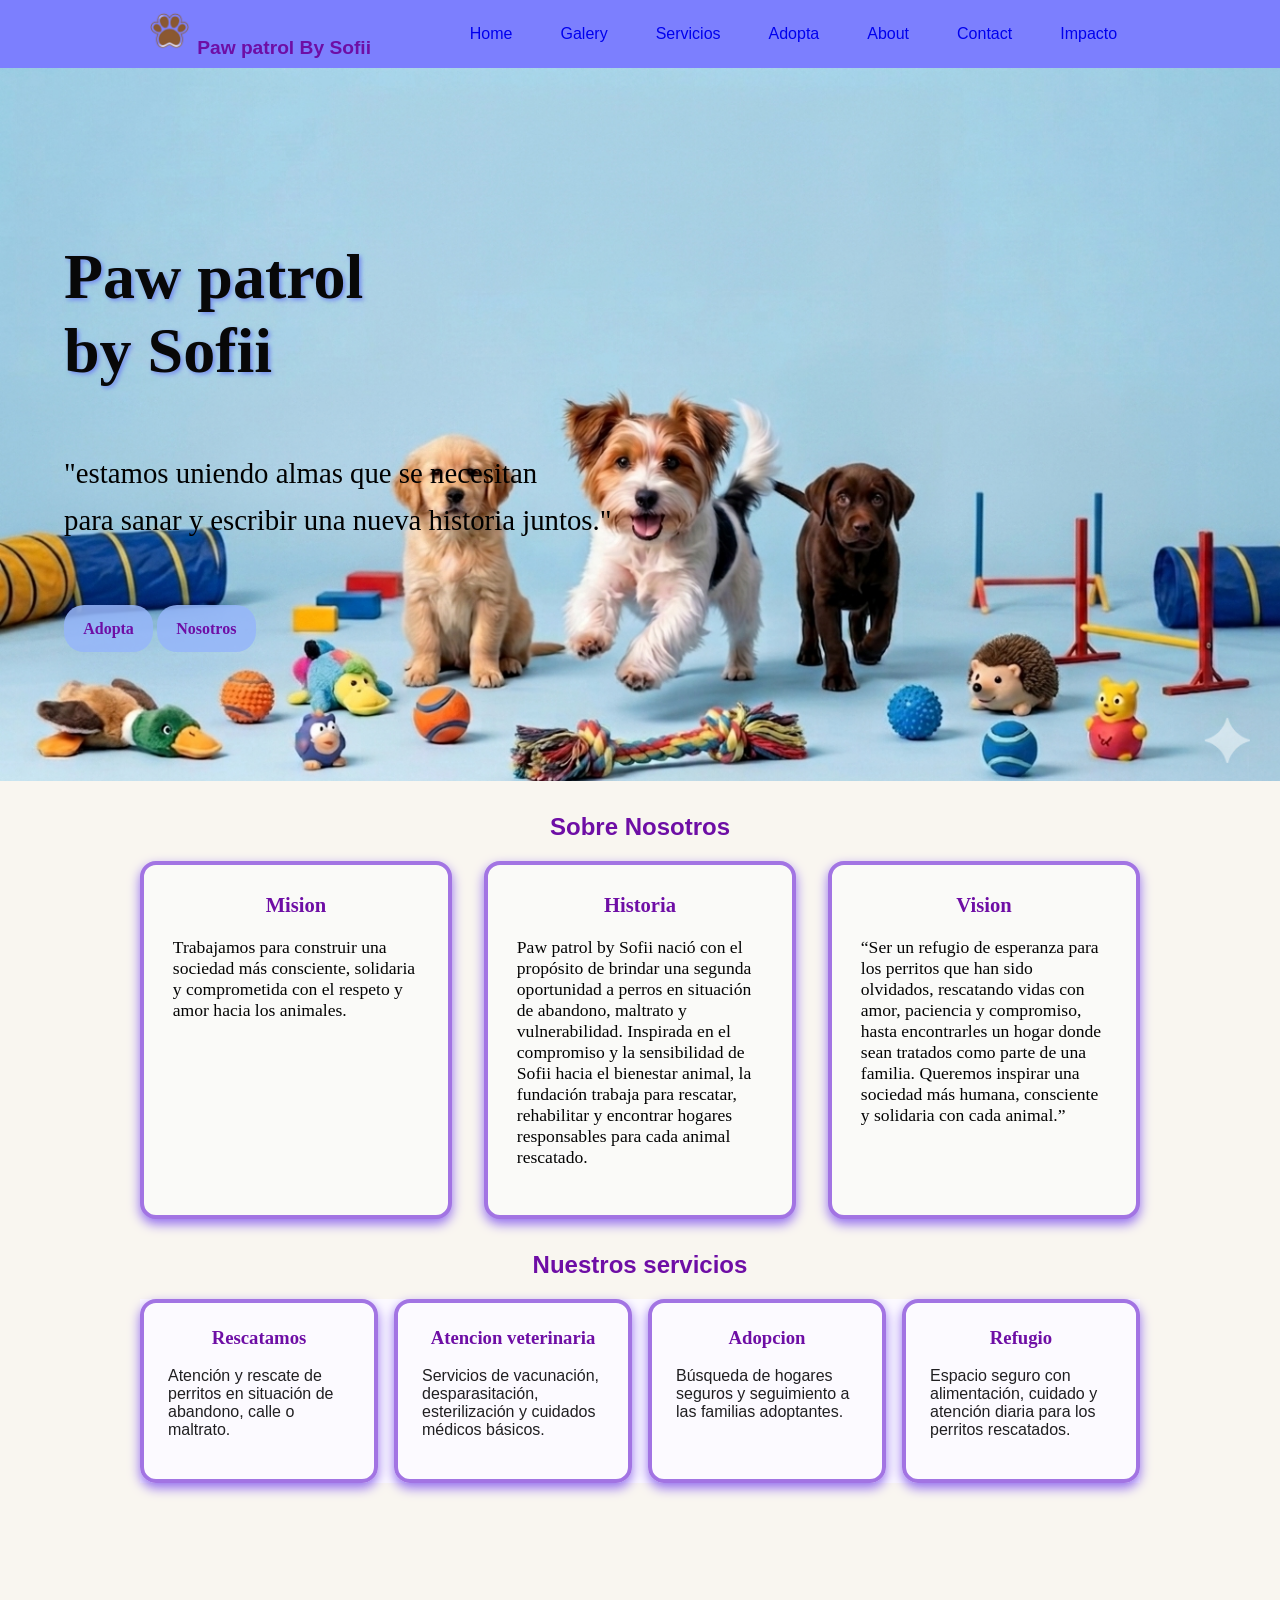
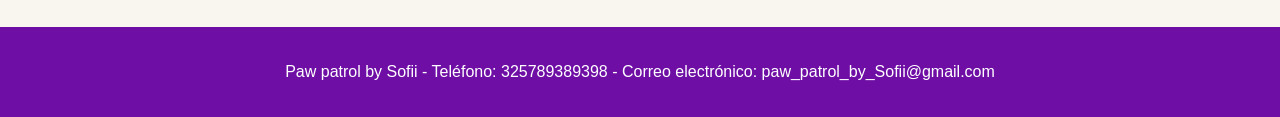
<file: index.html>
<!DOCTYPE html>
<html lang="es">

<head>
    <meta charset="UTF-8">
    <meta name="viewport" content="width=device-width, initial-scale=1.0">
    <title>Paw patrol By Sofii</title>
    <link rel="stylesheet" href="style (1).css">
</head>

<body>

    <nav class="menu-principal">
        <a class="logo" href="#">
            <img src="images/huellaaa.png" class="huella" alt="Huella"> Paw patrol By Sofii
        </a>
        <div class="menu-links">
            <a href="index.html">Home</a>
            <a href="index_galery.html">Galery</a>
            <a href="index.html#servicios">Servicios</a>
            <a href="index_Adopta.html">Adopta</a>
            <a href="index.html#nosotros">About</a>
            <a href="index_formulario.html#contactos">Contact</a>
            <a href="impacto-dog.html#impacto"> Impacto</a>
        </div>
    </nav>

    <header class="power">
        <div class="perritos-fondo">
            <img src="images/jobe.png" class="perrito-img">
            <img src="images/soo.png" class="perrito-img">
            <img src="images/bellig.png" class="perrito-img">
        </div>

        <div class="power-content">
            <h1>Paw patrol 
                <br> by Sofii</h1>
            </br>
            <p>
                "estamos uniendo almas que se necesitan
                <br> para sanar y escribir una nueva historia juntos."
            </p>
            <br>
            <a class="button" href="index_Adopta.html">Adopta</a>
            <a class="button" href="index (1).html#nosotros">Nosotros</a>
        </div>
    </header>

    <section id="nosotros" class="section container">
        <h2>Sobre Nosotros</h2>
        <div class="cards">
            <article class="card">
                <h3>Mision</h3>
                <p>Trabajamos para construir una sociedad más consciente, solidaria y comprometida con el respeto y amor
                    hacia los animales.</p>
            </article>
            <article class="card">
                <h3>Historia</h3>
                <p>Paw patrol  by Sofii nació con el propósito de brindar una segunda oportunidad a perros en
                    situación de abandono, maltrato y vulnerabilidad. Inspirada en el compromiso y la sensibilidad de
                    Sofii hacia el bienestar animal, la fundación trabaja para rescatar, rehabilitar y encontrar hogares
                    responsables para cada animal rescatado.</p>
            </article>
            <article class="card">
                <h3>Vision</h3>
                <p>“Ser un refugio de esperanza para los perritos que han sido olvidados, rescatando vidas con amor,
                    paciencia y compromiso, hasta encontrarles un hogar donde sean tratados como parte de una familia.
                    Queremos inspirar una sociedad más humana, consciente y solidaria con cada animal.”</p>
            </article>
        </div>
    </section>
    <section id="servicios" class="section container">
        <h2>Nuestros servicios</h2>
        <div class="cardd">
            <article class="card1">
                <h3>Rescatamos</h3>
                <p>Atención y rescate de perritos en situación de abandono, calle o maltrato.</p>
            </article>
            <article class="card1">
                <h3>Atencion veterinaria</h3>
                <p>Servicios de vacunación, desparasitación, esterilización y cuidados médicos básicos.</p>
            </article>
            <article class="card1">
                <h3>Adopcion</h3>
                <p>Búsqueda de hogares seguros y seguimiento a las familias adoptantes.</p>
            </article>
            <article class="card1">
                <h3>Refugio</h3>
                <p>Espacio seguro con alimentación, cuidado y atención diaria para los perritos rescatados.</p>
            </article>
        </div>
    </section>
    <footer id="contactos" class="footer">
        <p>Paw patrol by Sofii - Teléfono: 325789389398 - Correo electrónico: paw_patrol_by_Sofii@gmail.com</p>
    </footer>

</body>

</html>
</file>
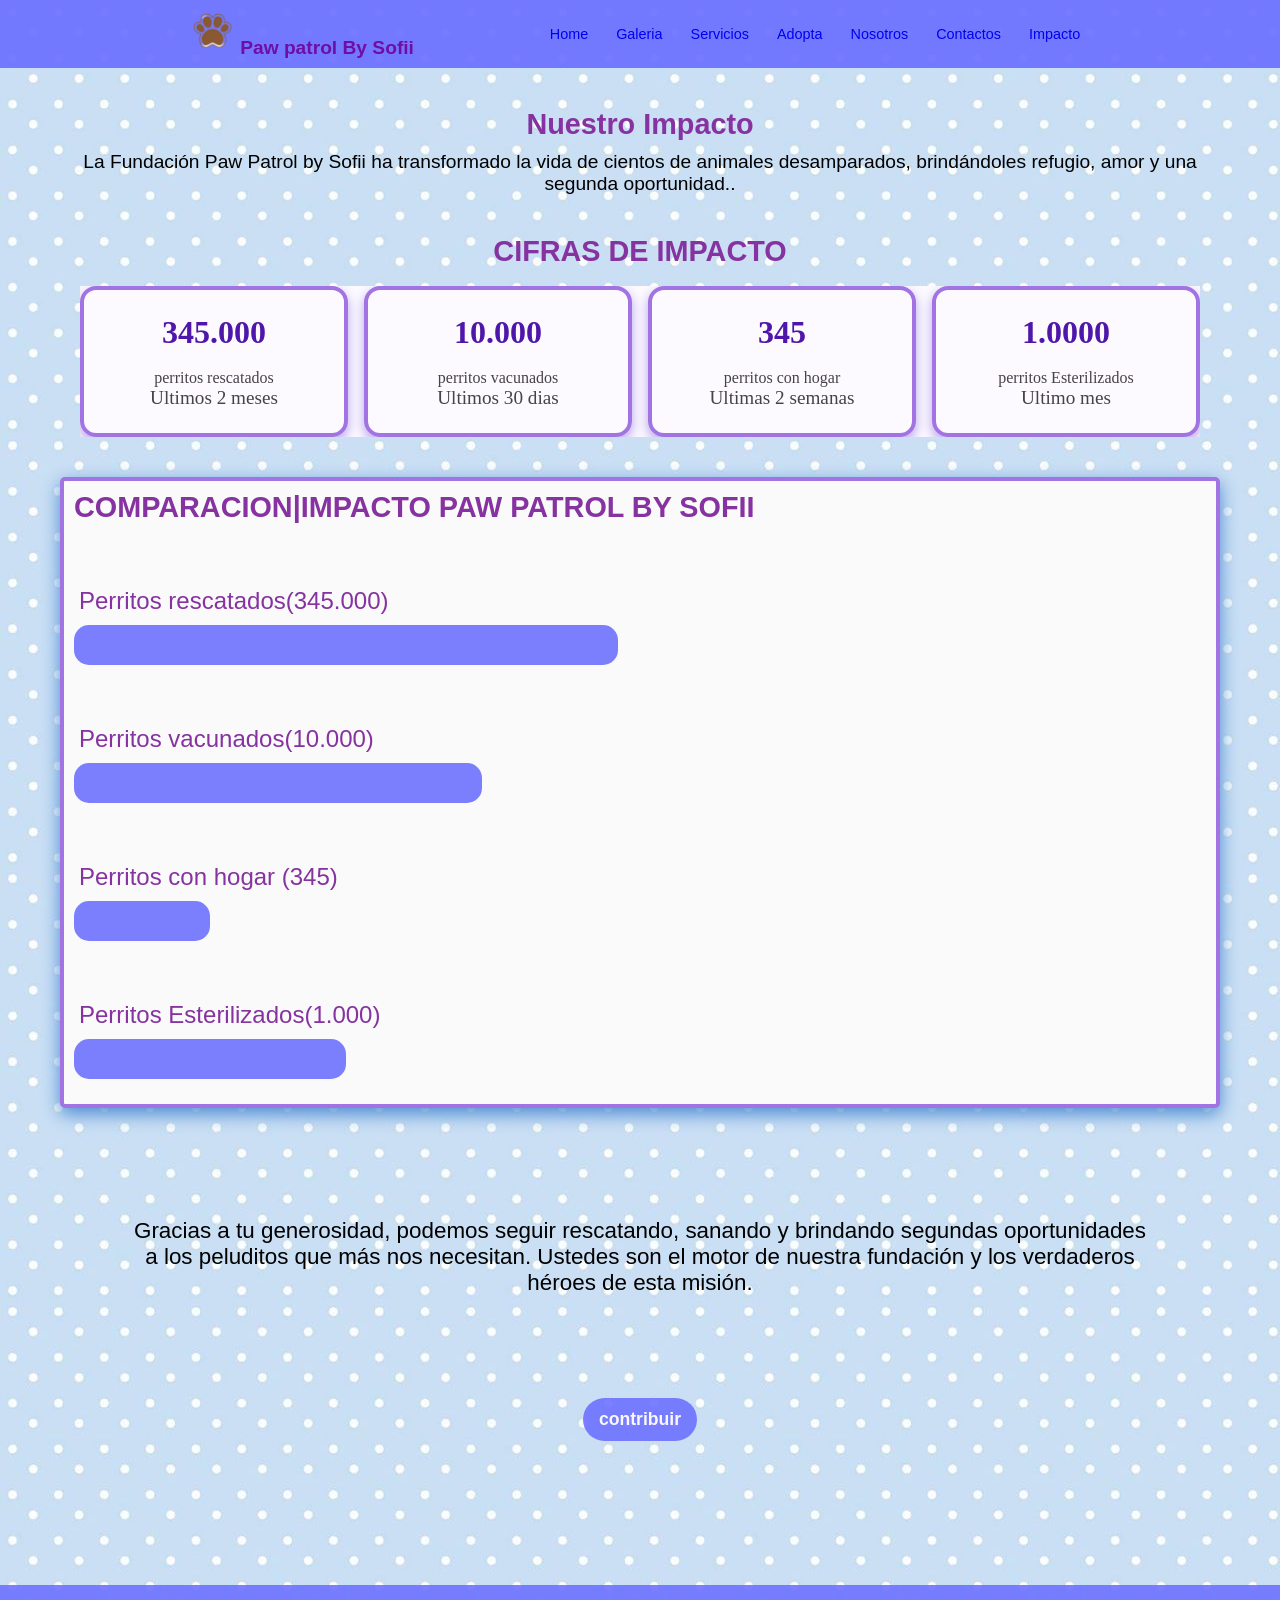
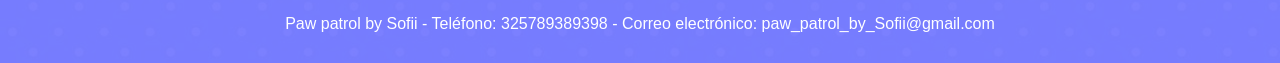
<file: impacto-dog.html>
<!DOCTYPE html>
<html lang="en">

<head>
    <meta charset="UTF-8">
    <meta name="viewport" content="width=device-width, initial-scale=1.0">
    <title>Impacto paw patrol by sofii</title>
    <link rel="stylesheet" href="impacto_dog.css">
</head>

<body>

    <nav class="menu-principal">
        <a class="logo" href="index (1).html">
            <img src="images/huellaaa.png" class="huella" alt="Huella"> Paw patrol By Sofii
        </a>
        <div class="menu-links">
            <a href="index.html">Home</a>
            <a href="index_galery.html#galeria">Galeria</a>
            <a href="index.html#servicios">Servicios</a>
            <a href="index_Adopta.html">Adopta</a>
            <a href="index.html#nosotros">Nosotros</a>
            <a href="index_formulario.html#contactos">Contactos</a>
            <a href="impacto-dog.html#impacto"> Impacto</a>
        </div>
    </nav>

    <main class="container">
        <h1 class="impacto">Nuestro Impacto</h1>
        <p class="descripcion">
            La Fundación Paw Patrol by Sofii ha transformado la vida de cientos de animales desamparados, brindándoles
            refugio, amor y una segunda oportunidad..
        </p>
        <section id="servicios" class="section container">
            <h2> CIFRAS DE IMPACTO </h2>
            <div class="cardd">
                <article class="card1">
                    <h2> 345.000 </h2>
                    <p> perritos rescatados</p>
                    <p class="tiempo"> Ultimos 2 meses </p>
                </article>
                <article class="card1">
                    <h2>10.000</h2>
                    <p>perritos vacunados</p>
                    <p class="tiempo"> Ultimos 30 dias </p>
                </article>
                <article class="card1">
                    <h2>345</h2>
                    <p> perritos con hogar</p>
                    <p class="tiempo"> Ultimas 2 semanas </p>
                </article>
                <article class="card1">
                    <h2>1.0000</h2>
                    <p>perritos Esterilizados</p>
                    <p class="tiempo"> Ultimo mes </p>
                </article>
            </div>
        </section>
        <div class="metricas">
            <h2> COMPARACION|IMPACTO PAW PATROL BY SOFII</h2>
            <div class="doggi1">
                <span class="texo1">Perritos rescatados(345.000) </span>
                <div class="barra rescate"></div>
            </div>

            <div class="doggi1">
                <span class="texo1">Perritos vacunados(10.000) </span>
                <div class="barra vacunados"></div>
            </div>
            <div class="doggi1">
                <span class="texo1">Perritos con hogar (345)</span>
                <div class="barra hogar"></div>

            </div>

            <div class="doggi1">
                <span class="texo1">Perritos Esterilizados(1.000) </span>
                <div class="barra Esterilizados"></div>

            </div>

        </div>
        <div class="justificacion">
            <p> Gracias a tu generosidad, podemos seguir rescatando, sanando y brindando segundas oportunidades a los
                peluditos que más nos necesitan. Ustedes son el motor de nuestra fundación y los verdaderos héroes de
                esta misión.
            </p>
            <a class="button" href="#"> contribuir</a>
        </div>
    </main>
        <footer id="contactos" class="footer">
            <p>Paw patrol by Sofii - Teléfono: 325789389398 - Correo electrónico: paw_patrol_by_Sofii@gmail.com</p>
        </footer>
</body>

</html>
</file>
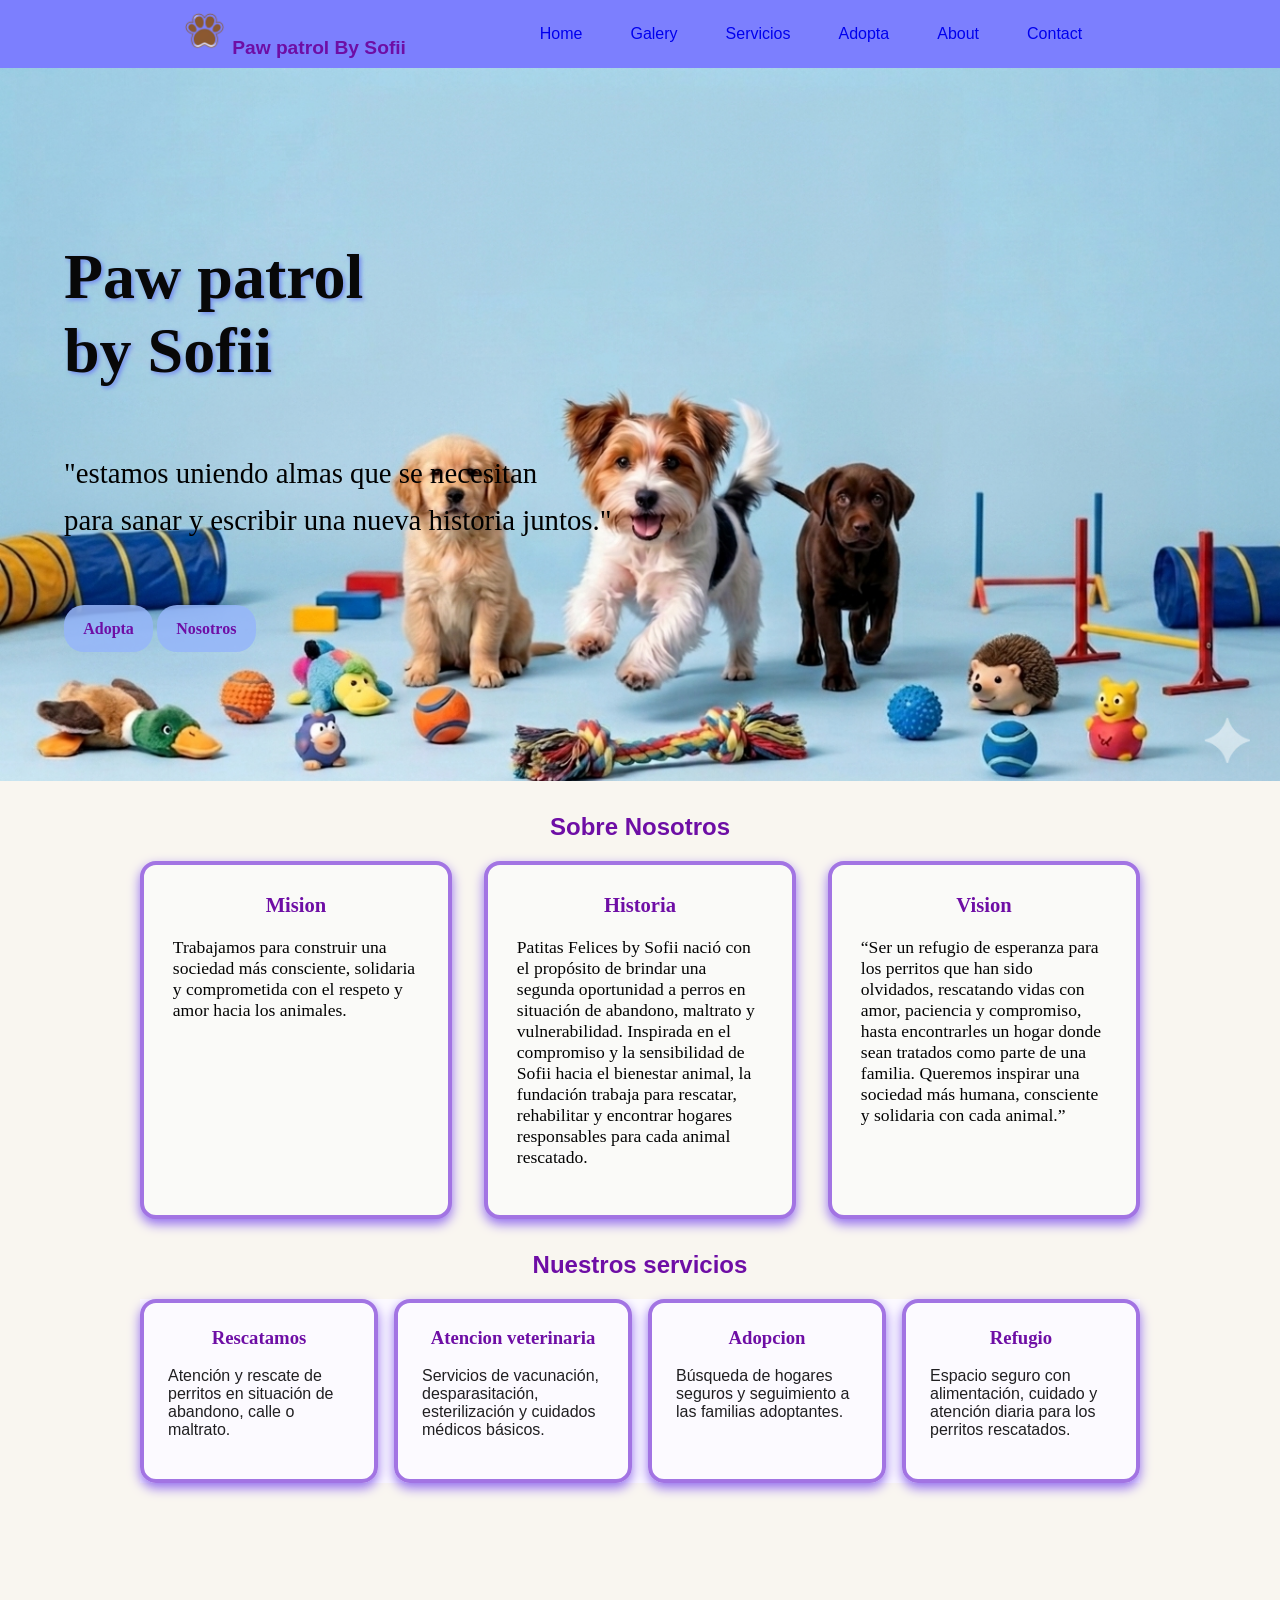
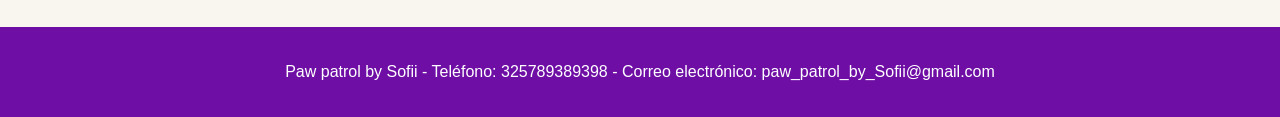
<file: index (1).html>
<!DOCTYPE html>
<html lang="es">

<head>
    <meta charset="UTF-8">
    <meta name="viewport" content="width=device-width, initial-scale=1.0">
    <title>Paw patrol By Sofii</title>
    <link rel="stylesheet" href="style (1).css">
</head>

<body>

    <nav class="menu-principal">
        <a class="logo" href="#">
            <img src="images/huellaaa.png" class="huella" alt="Huella"> Paw patrol By Sofii
        </a>
        <div class="menu-links">
            <a href="index (1).html">Home</a>
            <a href="index_galery.html">Galery</a>
            <a href="index (1).html#servicios">Servicios</a>
            <a href="index_Adopta.html">Adopta</a>
            <a href="index (1).html#nosotros">About</a>
            <a href="index_formulario.html#contactos">Contact</a>
        </div>
    </nav>

    <header class="power">
        <div class="perritos-fondo">
            <img src="images/jobe.png" class="perrito-img">
            <img src="images/soo.png" class="perrito-img">
            <img src="images/bellig.png" class="perrito-img">
        </div>

        <div class="power-content">
            <h1>Paw patrol 
                <br> by Sofii</h1>
            </br>
            <p>
                "estamos uniendo almas que se necesitan
                <br> para sanar y escribir una nueva historia juntos."
            </p>
            <br>
            <a class="button" href="index_Adopta.html">Adopta</a>
            <a class="button" href="index (1).html#nosotros">Nosotros</a>
        </div>
    </header>

    <section id="nosotros" class="section container">
        <h2>Sobre Nosotros</h2>
        <div class="cards">
            <article class="card">
                <h3>Mision</h3>
                <p>Trabajamos para construir una sociedad más consciente, solidaria y comprometida con el respeto y amor
                    hacia los animales.</p>
            </article>
            <article class="card">
                <h3>Historia</h3>
                <p>Patitas Felices by Sofii nació con el propósito de brindar una segunda oportunidad a perros en
                    situación de abandono, maltrato y vulnerabilidad. Inspirada en el compromiso y la sensibilidad de
                    Sofii hacia el bienestar animal, la fundación trabaja para rescatar, rehabilitar y encontrar hogares
                    responsables para cada animal rescatado.</p>
            </article>
            <article class="card">
                <h3>Vision</h3>
                <p>“Ser un refugio de esperanza para los perritos que han sido olvidados, rescatando vidas con amor,
                    paciencia y compromiso, hasta encontrarles un hogar donde sean tratados como parte de una familia.
                    Queremos inspirar una sociedad más humana, consciente y solidaria con cada animal.”</p>
            </article>
        </div>
    </section>
    <section id="servicios" class="section container">
        <h2>Nuestros servicios</h2>
        <div class="cardd">
            <article class="card1">
                <h3>Rescatamos</h3>
                <p>Atención y rescate de perritos en situación de abandono, calle o maltrato.</p>
            </article>
            <article class="card1">
                <h3>Atencion veterinaria</h3>
                <p>Servicios de vacunación, desparasitación, esterilización y cuidados médicos básicos.</p>
            </article>
            <article class="card1">
                <h3>Adopcion</h3>
                <p>Búsqueda de hogares seguros y seguimiento a las familias adoptantes.</p>
            </article>
            <article class="card1">
                <h3>Refugio</h3>
                <p>Espacio seguro con alimentación, cuidado y atención diaria para los perritos rescatados.</p>
            </article>
        </div>
    </section>

    <footer id="contactos" class="footer">
        <p>Paw patrol by Sofii - Teléfono: 325789389398 - Correo electrónico: paw_patrol_by_Sofii@gmail.com</p>
    </footer>

</body>

</html>
</file>
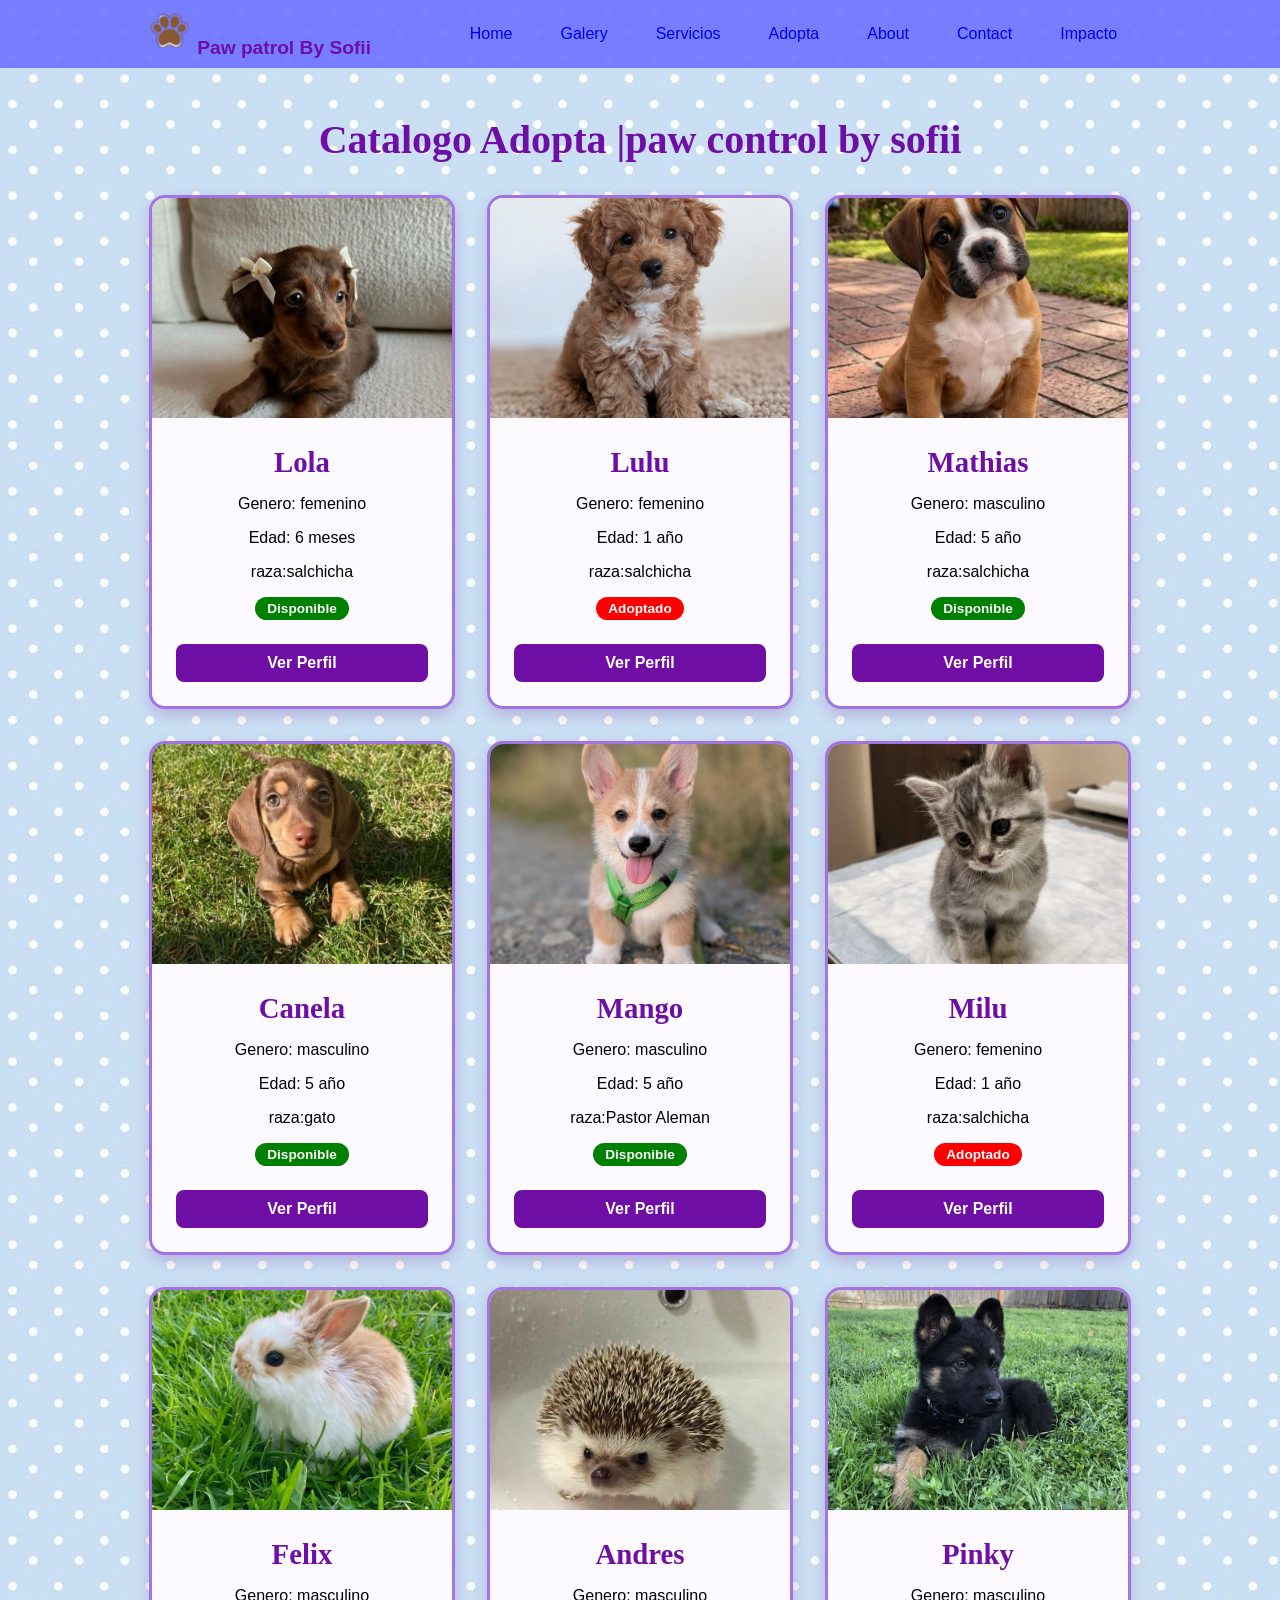
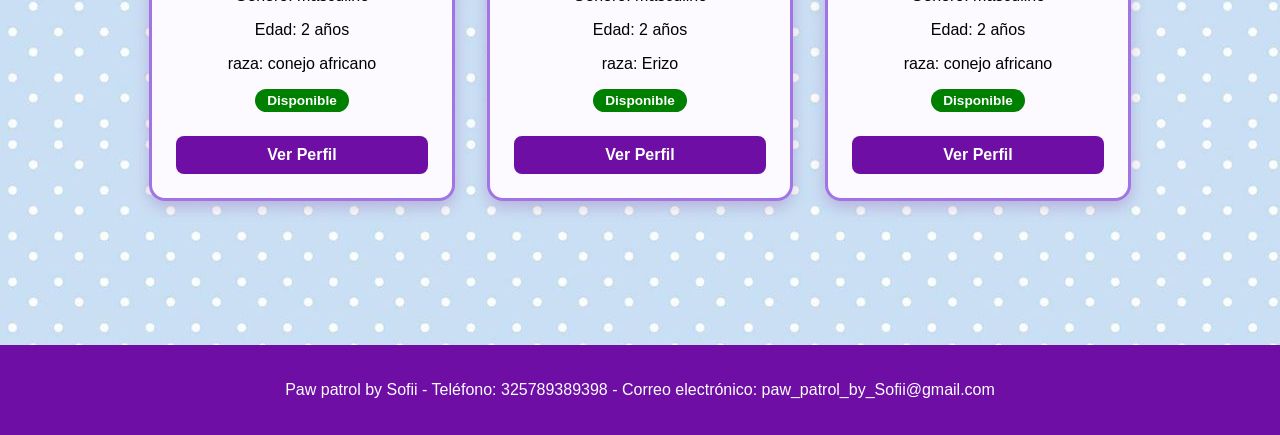
<file: index_Adopta.html>
<!DOCTYPE html>
<html lang="en">

<head>
    <meta charset="UTF-8">
    <meta name="viewport" content="width=device-width, initial-scale=1.0">
    <title> ADOPTA</title>
    <link rel="stylesheet" href="style_adopta.css">
</head>

<body>
    <nav class="menu-principal">
        <a class="logo" href="#">
            <img src="images/huellaaa.png" class="huella" alt="Huella"> Paw patrol By Sofii
        </a>
        <div class="menu-links">
            <a href="index.html">Home</a>
            <a href="index_galery.html">Galery</a>
            <a href="index.html">Servicios</a>
            <a href="index_Adopta.html">Adopta</a>
            <a href="index.html">About</a>
            <a href="index_formulario.html#contactos">Contact</a>
            <a href="impacto-dog.html#impacto"> Impacto</a>
        </div>
    </nav>
    <section>
        <h2 class="titulo"> Catalogo Adopta |paw control by sofii</h2>
        <div class="adopta">

            <div class="card-animal">
                <img src="images/pop.jpeg">
                <div class="informacion">
                    <h3 class="nombre">lola</h3>
                    <p class="genero"> Genero: femenino </p>
                    <p class="Edad"> Edad: 6 meses</p>
                    <p class="raza"> raza:salchicha</p>
                    <span class="estado-perrito" data-estado="disponible">Disponible</span>
                    <a href="perfil_lola.html" class="perfil">Ver Perfil</a>
                </div>
            </div>
            <div class="card-animal">
                <img src="images/lup.jpeg">
                <div class="informacion">
                    <h3 class="nombre">lulu</h3>
                    <p class="genero"> Genero: femenino </p>
                    <p class="Edad"> Edad: 1 año</p>
                    <p class="raza"> raza:salchicha</p>
                    <span class="estado-perrito" data-estado="adoptado"> Adoptado</span>
                    <a href="#" class="perfil">Ver Perfil</a>
                </div>
            </div>
            <div class="card-animal">
                <img src="images/jo.jpeg">
                <div class="informacion">
                    <h3 class="nombre">Mathias</h3>
                    <p class="genero"> Genero: masculino </p>
                    <p class="Edad"> Edad: 5 año</p>
                    <p class="raza"> raza:salchicha</p>
                    <span class="estado-perrito" data-estado="disponible"> Disponible</span>
                    <a href="#" class="perfil">Ver Perfil</a>
                </div>
            </div>
            <div class="card-animal">
                <img src="images/hu.jpeg">
                <div class="informacion">
                    <h3 class="nombre">canela</h3>
                    <p class="genero"> Genero: masculino </p>
                    <p class="Edad"> Edad: 5 año</p>
                    <p class="raza"> raza:gato</p>
                    <span class="estado-perrito" data-estado="disponible"> Disponible</span>
                    <a href="#" class="perfil">Ver Perfil</a>
                </div>
            </div>
            <div class="card-animal">
                <img src="images/ess.jpeg">
                <div class="informacion">
                    <h3 class="nombre">Mango</h3>
                    <p class="genero"> Genero: masculino </p>
                    <p class="Edad"> Edad: 5 año</p>
                    <p class="raza"> raza:Pastor Aleman</p>
                    <span class="estado-perrito" data-estado="disponible"> Disponible</span>
                    <a href="#" class="perfil">Ver Perfil</a>
                </div>
            </div>
            <div class="card-animal">
                <img src="images/wii.jpeg">
                <div class="informacion">
                    <h3 class="nombre">milu</h3>
                    <p class="genero"> Genero: femenino </p>
                    <p class="Edad"> Edad: 1 año</p>
                    <p class="raza"> raza:salchicha</p>
                    <span class="estado-perrito" data-estado="adoptado"> Adoptado</span>
                    <a href="#" class="perfil">Ver Perfil</a>
                </div>
            </div>

            <div class="card-animal">
                <img src="images/bunn.jpeg">
                <div class="informacion">
                    <h3 class="nombre">felix</h3>
                    <p class="genero"> Genero: masculino </p>
                    <p class="Edad"> Edad: 2 años</p>
                    <p class="raza"> raza: conejo africano</p>
                    <span class="estado-perrito" data-estado="disponible"> Disponible</span>
                    <a href="#" class="perfil">Ver Perfil</a>
                </div>
            </div>

            <div class="card-animal">
                <img src="images/lol.jpeg">
                <div class="informacion">
                    <h3 class="nombre">Andres</h3>
                    <p class="genero"> Genero: masculino </p>
                    <p class="Edad"> Edad: 2 años</p>
                    <p class="raza"> raza: Erizo</p>
                    <span class="estado-perrito" data-estado="disponible"> Disponible</span>
                    <a href="#" class="perfil">Ver Perfil</a>
                </div>
            </div>
            <div class="card-animal">
                <img src="images/aleman.jpeg">
                <div class="informacion">
                    <h3 class="nombre">pinky</h3>
                    <p class="genero"> Genero: masculino </p>
                    <p class="Edad"> Edad: 2 años</p>
                    <p class="raza"> raza: conejo africano</p>
                    <span class="estado-perrito" data-estado="disponible"> Disponible</span>
                    <a href="#" class="perfil">Ver Perfil</a>
                </div>
            </div>
        </section>
            <footer id="contactos" class="footer">
                <p>Paw patrol by Sofii - Teléfono: 325789389398 - Correo electrónico: paw_patrol_by_Sofii@gmail.com </p>
            </footer>

</body>

</html>
</file>
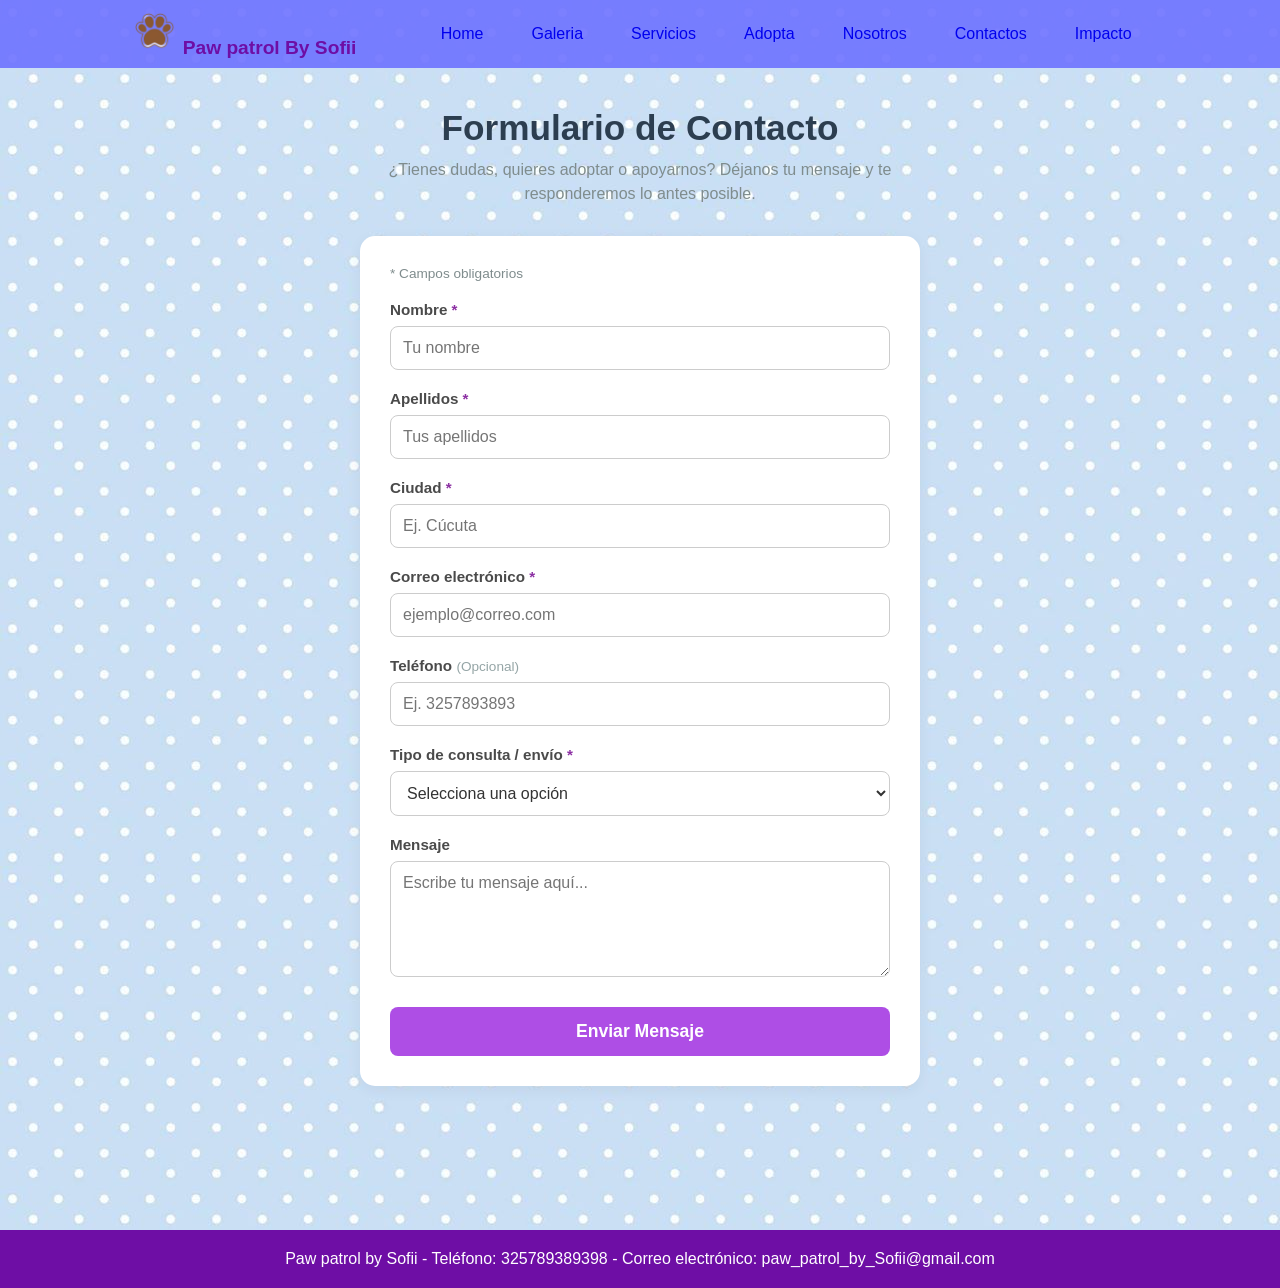
<file: index_formulario.html>
<!DOCTYPE html>
<html lang="es">

<head>
    <meta charset="UTF-8">
    <meta name="viewport" content="width=device-width, initial-scale=1.0">
    <title>Contacto | Paw Patrol By Sofii</title>
    <link rel="stylesheet" href="style_formulario.css">
</head>

<body>

    <nav class="menu-principal">
        <a class="logo" href="#">
            <img src="images/huellaaa.png" class="huella" alt="Huella"> Paw patrol By Sofii
        </a>
        <div class="menu-links">
            <a href="index.html">Home</a>
            <a href="index_galery.html#galeria">Galeria</a>
            <a href="index.html#servicios">Servicios</a>
            <a href="index_Adopta.html">Adopta</a>
            <a href="index.html#nosotros">Nosotros</a>
            <a href="index_formulario.html">Contactos</a>
            <a href="impacto-dog.html#impacto"> Impacto</a>
        </div>
    </nav>

    <main class="container">
        <h1>Formulario de Contacto</h1>
        <p class="desc">¿Tienes dudas, quieres adoptar o apoyarnos? Déjanos tu mensaje y te responderemos lo antes posible.</p>

        <form action="#" method="POST" class="form">
            <p class="aviso">* Campos obligatorios</p>

            <div class="campo">
                <label for="nombre">Nombre <span>*</span></label>
                <input type="text" id="nombre" name="nombre" placeholder="Tu nombre" required>
            </div>

            <div class="campo">
                <label for="apellidos">Apellidos <span>*</span></label>
                <input type="text" id="apellidos" name="apellidos" placeholder="Tus apellidos" required>
            </div>

            <div class="campo">
                <label for="ciudad">Ciudad <span>*</span></label>
                <input type="text" id="ciudad" name="ciudad" placeholder="Ej. Cúcuta" required>
            </div>

            <div class="campo">
                <label for="email">Correo electrónico <span>*</span></label>
                <input type="email" id="email" name="email" placeholder="ejemplo@correo.com" required>
            </div>

            <div class="campo">
                <label for="telefono">Teléfono <span class="opcional">(Opcional)</span></label>
                <input type="tel" id="telefono" name="telefono" placeholder="Ej. 3257893893">
            </div>

            <div class="campo">
                <label for="tipo-consulta">Tipo de consulta / envío <span>*</span></label>
                <select id="tipo-consulta" name="tipo_consulta" required>
                    <option value="" disabled selected>Selecciona una opción</option>
                    <option value="adopcion">Adopción</option>
                    <option value="donacion">Donación</option>
                    <option value="voluntariado">Voluntariado</option>
                    <option value="informacion">Información general</option>
                    <option value="otro">Otro</option>
                </select>
            </div>

            <div class="campo">
                <label for="mensaje">Mensaje <span></span></label>
                <textarea id="mensaje" name="mensaje" rows="5" placeholder="Escribe tu mensaje aquí..." required></textarea>
            </div>

            <button type="submit" class="btn">Enviar Mensaje</button>
        </form>
    </main>

    <footer id="contactos" class="footer">
        <p>Paw patrol by Sofii - Teléfono: 325789389398 - Correo electrónico: paw_patrol_by_Sofii@gmail.com</p>
    </footer>

</body>

</html>
</file>
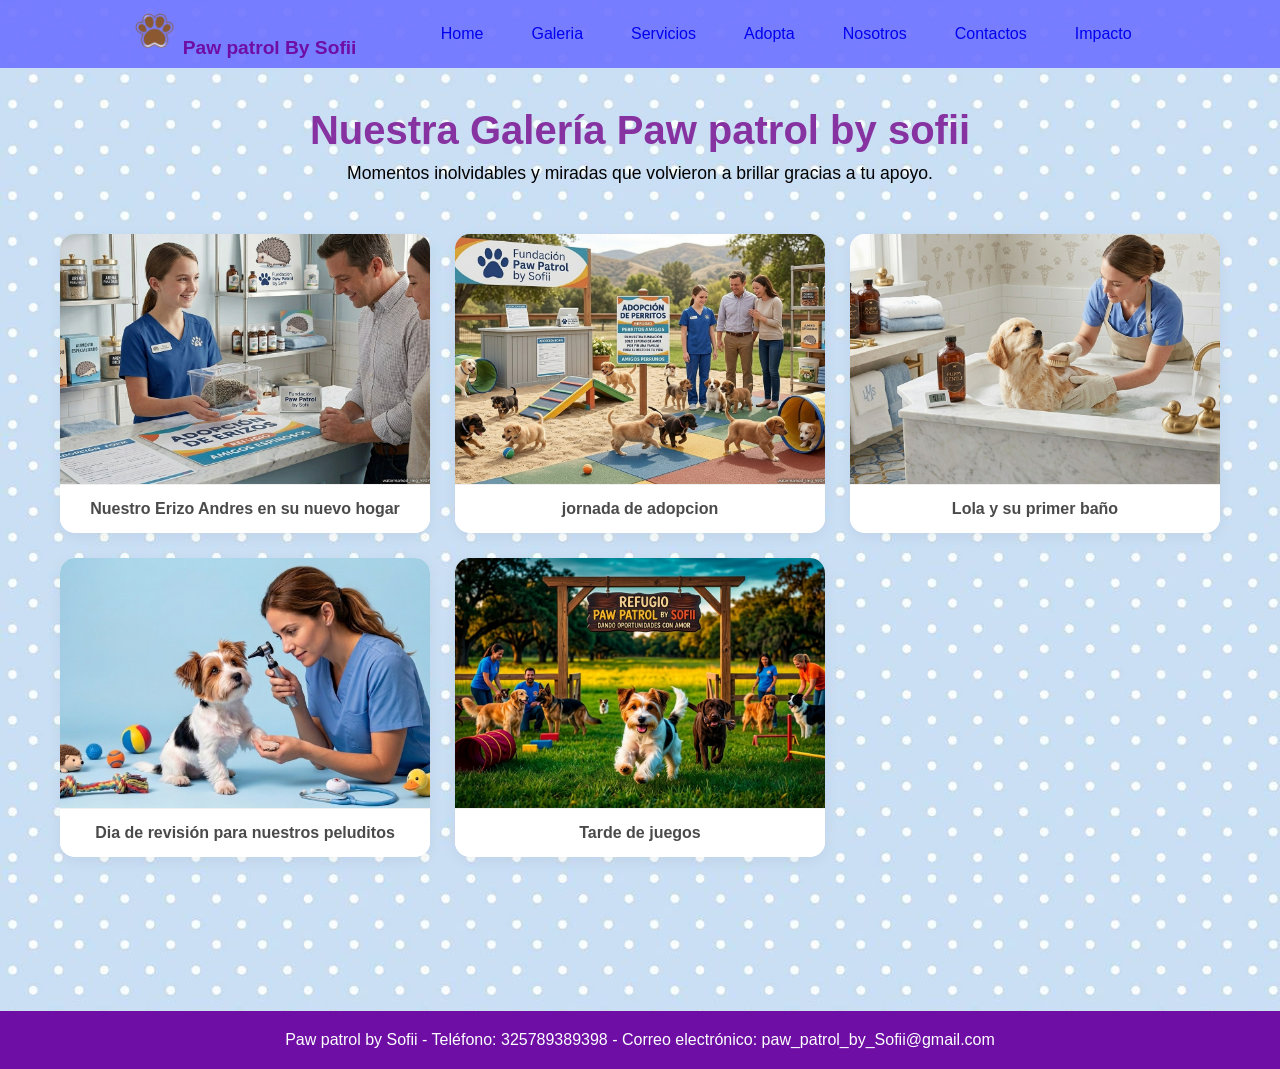
<file: index_galery.html>
<!DOCTYPE html>
<html lang="es">

<head>
    <meta charset="UTF-8">
    <meta name="viewport" content="width=device-width, initial-scale=1.0">
    <title>Galería  | Paw Patrol By Sofii</title>
    <link rel="stylesheet" href="styles_galery.css">
</head>

<body>

    <nav class="menu-principal">
        <a class="logo" href="index (1).html">
            <img src="images/huellaaa.png" class="huella" alt="Huella"> Paw patrol By Sofii
        </a>
        <div class="menu-links">
            <a href="index.html">Home</a>
            <a href="index_galery.html#galeria">Galeria</a>
            <a href="index.html#servicios">Servicios</a>
            <a href="index_Adopta.html">Adopta</a>
            <a href="index.html#nosotros">Nosotros</a>
            <a href="index_formulario.html#contactos">Contactos</a>
            <a href="impacto-dog.html#impacto"> Impacto</a>
        </div>
    </nav>

    <main class="container">
        <h1 class="galeria">Nuestra Galería Paw patrol by sofii</h1>
        <p class="descripcion">
            Momentos inolvidables y miradas que volvieron a brillar gracias a tu apoyo.
        </p>

        <div class="galeria-paw">
            <div class="galeria-doggi">
                <img src="images/bunm.png" alt="Perrito rescatado 1">
                <div class="galeria-patrol">
                    <span> Nuestro Erizo Andres en su nuevo hogar</span>
                </div>
            </div>

            <div class="galeria-doggi">
                <img src="images/gham.png" alt="Perrito rescatado 2">
                <div class="galeria-patrol">
                    <span>jornada de adopcion</span>
                </div>
            </div>

            <div class="galeria-doggi">
                <img src="images/jude.png" alt="Perrito rescatado 3">
                <div class="galeria-patrol">
                    <span>Lola y su primer baño</span>
                </div>
            </div>

            <div class="galeria-doggi">
                <img src="images/bellig.png" alt="Perrito rescatado 4">
                <div class="galeria-patrol">
                    <span>Dia de revisión para nuestros peluditos</span>
                </div>
            </div>

            <div class="galeria-doggi">
                <img src="images/bambi.png" alt="Perrito rescatado 5">
                <div class="galeria-patrol">
                    <span>Tarde de juegos</span>
                </div>
            </div>
        </div>
    </main>
    <footer id="contactos" class="footer">
        <p>Paw patrol by Sofii - Teléfono: 325789389398 - Correo electrónico: paw_patrol_by_Sofii@gmail.com</p>
    </footer>

</body>

</html>
</file>
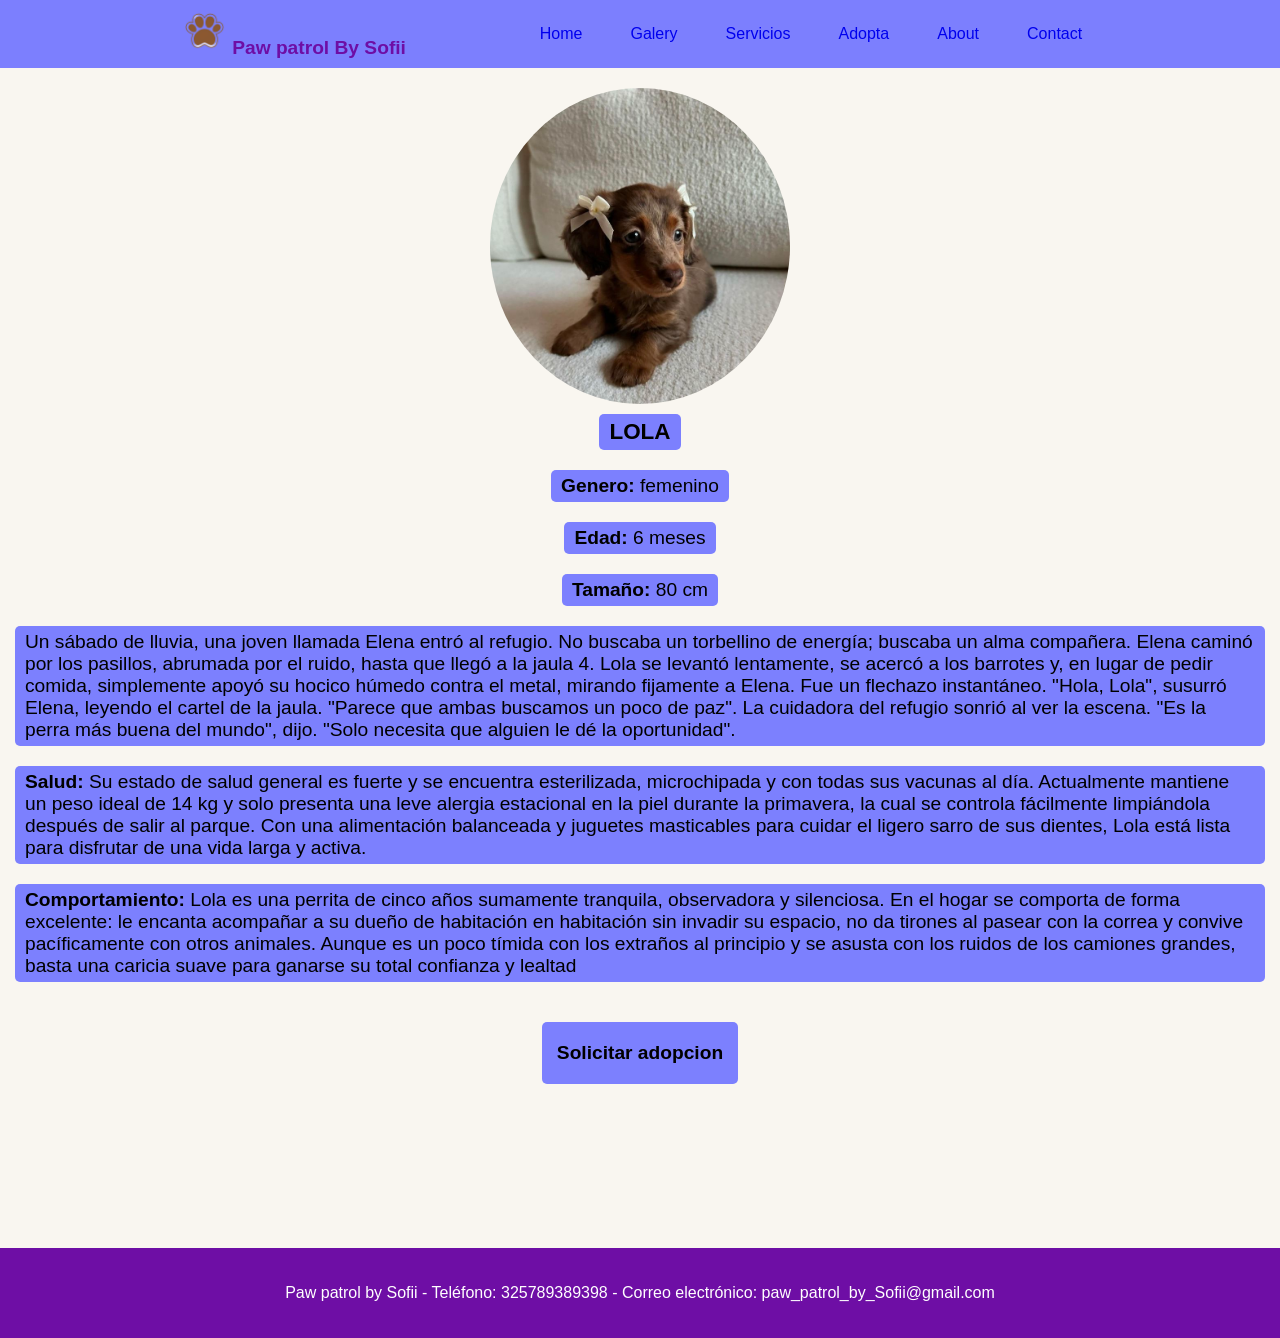
<file: perfil_lola.html>
<!DOCTYPE html>
<html lang="en">

<head>
    <meta charset="UTF-8">
    <meta name="viewport" content="width=device-width, initial-scale=1.0">
    <title>Document</title>
    <link rel="stylesheet" href="perfil-animal.css">
</head>

<body>
    <nav class="menu-principal">
        <a class="logo" href="#">
            <img src="images/huellaaa.png" class="huella" alt="Huella"> Paw patrol By Sofii
        </a>
        <div class="menu-links">
            <a href="index.html">Home</a>
            <a href="index_galery.html">Galery</a>
            <a href="index.html">Servicios</a>
            <a href="index_Adopta.html">Adopta</a>
            <a href="index.html">About</a>
            <a href="index_formulario.html#contactos">Contact</a>
        </div>
    </nav>
    <main>
        <div class="perfil-mascota">
            <img src="images/pop.jpeg">
            <div class="informacion">
                <h3 class="nombre">lola</h3>
                <p class="genero"><strong>Genero: </strong>femenino</p>
                <p class="Edad"><strong>Edad: </strong> 6 meses</p>
                <p class="tamaño"><strong>Tamaño: </strong> 80 cm </p>
                <p class="historia">Un sábado de lluvia, una joven llamada Elena entró al refugio. No buscaba un
                    torbellino de energía; buscaba un alma compañera. Elena caminó por los pasillos, abrumada por el
                    ruido, hasta que llegó a la jaula 4.

                    Lola se levantó lentamente, se acercó a los barrotes y, en lugar de pedir comida, simplemente apoyó
                    su hocico húmedo contra el metal, mirando fijamente a Elena. Fue un flechazo instantáneo.

                    "Hola, Lola", susurró Elena, leyendo el cartel de la jaula. "Parece que ambas buscamos un poco de
                    paz".

                    La cuidadora del refugio sonrió al ver la escena. "Es la perra más buena del mundo", dijo. "Solo
                    necesita que alguien le dé la oportunidad". </p>
                <p class="salud"><strong>Salud: </strong>Su estado de salud general es fuerte y se encuentra
                    esterilizada, microchipada y
                    con todas sus vacunas al día. Actualmente mantiene un peso ideal de 14 kg y solo presenta una leve
                    alergia estacional en la piel durante la primavera, la cual se controla fácilmente limpiándola
                    después de salir al parque. Con una alimentación balanceada y juguetes masticables para cuidar el
                    ligero sarro de sus dientes, Lola está lista para disfrutar de una vida larga y activa.</p>
                <p class="comportamiento"><strong>Comportamiento: </strong> Lola es una perrita de cinco años sumamente
                    tranquila,
                    observadora y silenciosa. En el hogar se comporta de forma excelente: le encanta acompañar a su
                    dueño de habitación en habitación sin invadir su espacio, no da tirones al pasear con la correa y
                    convive pacíficamente con otros animales. Aunque es un poco tímida con los extraños al principio y
                    se asusta con los ruidos de los camiones grandes, basta una caricia suave para ganarse su total
                    confianza y lealtad</p>
            </div>
            <button class="btn-adoptar">Solicitar adopcion</button>
        </div>
    </main>

    <footer id="contactos" class="footer">
        <p>Paw patrol by Sofii - Teléfono: 325789389398 - Correo electrónico: paw_patrol_by_Sofii@gmail.com</p>
    </footer>
</body>

</html>
</file>
<file: style (1).css>
body {
    box-sizing: border-box;
    margin: 0;
    font-family: Arial, Helvetica, sans-serif;
    background-color:#f9f6f0
}


.menu-principal {
    position: sticky;
    top: 0;
    display: flex;
    justify-content: space-evenly;
    align-items: center;
    padding: 9px 5%;
    background-color: #6c71ffe3;
    color: rgb(110, 14, 165);
    z-index: 10;
}

.logo {
    color: rgb(110, 14, 165);
    font-weight: bold;
    text-decoration: none;
    font-size: 1.2rem;
}

.menu-links {
    display: flex;
    gap: 16px;
    flex-wrap: wrap;
}

.menu-links a {
    padding: 8px 16px;
    border-radius: 5px ;
    text-decoration: none;
    transition: background-color 0.3s ease;
}

.menu-links a:hover {
    background-color: rgb(180, 128, 243);
}

.button {
    display: inline-block;
    margin-top: 1rem;
    padding: 0.9rem 1.2rem;
    background-color: #96b6fadc;
    color: rgb(110, 14, 165);
    text-decoration: none;
    border-radius: 20px;
    font-weight: bold;
}

.power {
    min-height: 65vh;
    display: flex;
    align-items: center;
    padding: 5vw;
    font-family: Georgia, serif;
    position: relative;
    overflow: hidden;
}

.perritos-fondo {
    display: flex;
    position: absolute;
    top: 0;
    left: 0;
    width: 300%;
    height: 100%;
    z-index: 1;
    animation: moverFotos 10s infinite;
}

.perrito-img {
    width: 100%;
    height: 100%;
    object-fit: cover;
}

.power-content {
    max-width: 720px;
    position: relative;
    z-index: 2;
}

.power h1 {
    font-size: 4rem;
    margin-bottom: 1rem;
    text-shadow: 2px 2px 4px #738af0;
    color: #080808;
}

.power p {
    font-size: 1.8rem;
    line-height: 1.6;
    text-shadow: 2px 2px 4px rgb(41, 45, 245)3f3;
    color: #000000;
}

.container {
    width: 92%;
    max-width: 1000px;
    margin: 2rem auto;
    
}

.section h2 {
    font-size: rem;
    color: rgb(110, 14, 165);
    text-align: center;
}

.huella {
    width: 45px;
    height: 45px;
}

.cards {
    display: flex;
    gap: 2rem;
    flex-wrap: wrap;
}



.card,
.card1 {
    flex: 1;
    padding: 1.5rem;
    border: 4px solid #a274e3;
    border-radius: 16px;
    box-shadow: 0 5px 12px #936eef;
    transition: all 0.3s ease;
}


.cardd {
    background-color: #fcfaff;
    color: rgb(32, 31, 33);
    font-family: Arial, Helvetica, sans-serif;
    display: flex;
    gap: 1rem;
    justify-content: center;
}


.card:hover {
    background-color: #bfaaff;
    color: rgb(24, 23, 21);
    transform: scale(1.06);
}


.card {
    background-color: #fafaf8;
    color: rgb(4, 4, 4);
    font-family: Georgia, 'Times New Roman', Times, serif;
    font-size: 1.1rem;
    padding: 1.8rem;
}

.card1:hover {
    background-color: rgb(208, 174, 249);
    color: rgb(24, 23, 21);
    transform: scale(1.06);
}


.card h3,
.card1 h3 {
    color: rgb(110, 14, 165);
    margin-top: 0;
    text-align: center;
    font-family: Georgia, 'Times New Roman', Times, serif;
}

.footer {
    margin-top: 9rem;
    width: 100%;
    padding: 20px 0;
    text-align: center;
    background-color: rgb(110, 14, 165);
    color: white;
}

@keyframes moverFotos {

    0%,
    25% {
        transform: translateX(0);
    }

    35%,
    60% {
        transform: translateX(-33.33%);
    }

    70%,
    95% {
        transform: translateX(-66.66%);
    }

    100% {
        transform: translateX(0);
    }
}
.content {
    display: grid;
    grid-template-columns: 1fr;
    gap: 20px;
}

.perrito {
    font-size: 1, 2 rem;
    padding: 10px;
    border-radius: 10px;
    font-weight: 900;
    background-color: rgb(170, 149, 255);
    background: linear-gradient(135deg, #6c73f6, #3a43f9);
    box-shadow: 0 4px 6px rgba(0, 0, 0, 0.1);
    transition: transform 0.3s ease, box-shadow 0.3s ease;
}


@media (min-width: 768px) {
    .menu-principal {
        flex-direction: row;
    }
    .power h1 {
        font-size: 3rem;
    }
    .cards {
        flex-direction: row;
    }
}

@media (min-width: 1024px) {
    .power h1 {
        font-size: 4rem;
    }
}
</file>
<file: impacto_dog.css>
* {
    margin: 0;
    padding: 0;
    box-sizing: border-box;
    font-family: 'Segoe UI', Tahoma, Geneva, Verdana, sans-serif;
}
body {
    font-family: 'Segoe UI', Tahoma, Geneva, Verdana, sans-serif;
    background-image: url(images/findis.jpeg);
}

.menu-principal {
    position: sticky;
    top: 0;
    display: flex;
    justify-content: space-evenly;
    align-items: center;
    padding: 9px 5%;
    background-color: #6c71ffed;
    color: rgb(110, 14, 165);
    z-index: 10;
}

.logo {
    color: rgb(110, 14, 165);
    font-weight: bold;
    text-decoration: none;
    font-size: 1.2rem;
}

.menu-links {
    display: flex;
    gap: 16px;
    flex-wrap: wrap;
}

.menu-links a {
    padding: 8px 16px;
    border-radius: 5px;
    text-decoration: none;
    transition: background-color 0.3s ease;
}

.menu-links a:hover {
    background-color: rgb(180, 128, 243);
}

.huella {
    width: 45px;
    height: 45px;
}

.container {
    max-width: 1200px;
    margin: 40px auto;
    padding: 0 20px;
    text-align: center;
}

.impacto {
    font-size: 2.5rem;
    color: #8632a0;
    margin-bottom: 10px;
}

.descripcion {
    font-size: 1.6rem;
    color: #000000;
    margin-bottom: 0px;
}

.cards {
    display: flex;
    gap: 1rem;
    flex-wrap: wrap;
    font-family: 'Segoe UI', Tahoma, Geneva, Verdana, sans-serif;
    font-size: 1.1rem;
}

.card,
.card1 {
    flex: 1;
    padding: 1.5rem;
    border: 4px solid #a274e3;
    border-radius: 16px;
    box-shadow: 0 5px 12px #b7a1ec;
    transition: all 0.3s ease;
}

.cardd {
    background-color: #fcfaff;
    color: rgb(32, 31, 33);
    font-family: Arial, Helvetica, sans-serif;
    display: grid;
    grid-template-columns: 1fr;
    gap: 1rem;
    justify-content: center;
    width: 100%;     
    overflow: hidden;
}

.card:hover {
    color: rgb(24, 23, 21);
    transform: scale(1.06);
}

.card {
    background-color: #fafaf8;
    color: rgb(4, 4, 4);
    font-family: Georgia, "Times New Roman", Times, serif;
    font-size: 1.1rem;
    padding: 1.9rem;
}

.card1:hover {
    background-color: rgb(235, 220, 253);
    color: rgb(24, 23, 21);
    transform: scale(1.06);
}

.card1 h2 {
    color: rgb(79, 22, 170);
    margin-top: 0;
    font-size: 3rem;
    text-align: center;
    font-family: Georgia, "Times New Roman", Times, serif;
}

.card1 p {
    color: rgb(71, 65, 75);
    margin-top: 0;
    font-size: 1,5rem;
    text-align: center;
    font-family: Georgia, "Times New Roman", Times, serif;
}

.tiempo {
    font-family: Georgia, "Times New Roman", Times, serif;
    font-size: 1.2rem;
}

.servicios,
h2 {
    font-size: 1.8rem;
    color: #8632a0;
    margin-bottom: 18px;
}

.metricas {
    background-color: #fafafa;
    border: 4px solid #a274e3;
    box-shadow: 0 6px 18px rgb(76, 139, 211);
    border-radius: 5px;
    display: flex;
    flex-direction: column;
    justify-content: left;
    margin-bottom: 40px;
    width: 100%;
    display: grid;
    gap: 25px;
    padding: 10px;
} 

.doggi1 {
    margin: 15px 0;
    display: flex;
    flex-direction: column;
    width: 100%;
}

.doggi1 span {
    display: block;
    margin-bottom: 5px;
    text-align: left;
    font-size: 1.5rem;
    color: #8632a0;
    padding: 5px;
}


.barra {
    height: 40px;
    border-radius: 15px;
    overflow: hidden;
    width: 100%;
}

.rescate {
    width: 80%;
    background-color:  #6c71ffe3;
}

.vacunados {
    width: 60%;
    background-color:  #6c71ffe3;
}

.hogar {
    width: 20%;
    background-color: #6c71ffe3;
}

.Esterilizados {
    width: 40%;
    background-color:  #6c71ffe3;
}

.justificacion p {
    font-family: 'Segoe UI', Tahoma, Geneva, Verdana, sans-serif;
    font-size: 1.4rem;
    padding: 70px;
}

.button {
    display: inline-block;
    max-width: 100%;
    margin-top: 2rem;
    padding: 0.9rem 1.2rem;
    background-color:  #6c71ffe3;
    color: rgb(250, 248, 252);
    text-decoration: none;
    border-radius: 90px;
    font-weight: bold;
    font-size: 1.4rem;
}

.footer {
    margin-top: 9rem;
    width: 100%;
    padding: 30px 0;
    text-align: center;
    background-color: #6c71ffe3;
    color: white;
}


@media (min-width: 560px) {
    .cardd {
        grid-template-columns: repeat(2, 1fr);

    }
     .impacto {
        font-size: 1.8rem;
    }
 
    .descripcion {
        font-size: 1.2rem;
    }
 
    .card1 h2 {
        font-size: 2rem;
    }
 
    .button {
        font-size: 1.1rem;
        padding: 0.7rem 1rem;
    }
 
    .menu-links {
        gap: 8px;
    }
 
    .menu-links a {
        padding: 6px 10px;
        font-size: 0.9rem;
    }
}

@media (min-width: 1024px) {
    .cardd {
        grid-template-columns: repeat(4, 1fr);

    }
}
</file>
<file: style_adopta.css>
body {
    box-sizing: border-box;
    margin: 0;
    font-family: Arial, Helvetica, sans-serif;
    background-image: url(images/findis.jpeg);
}

.menu-principal {
    position: sticky;
    top: 0;
    display: flex;
    justify-content: space-evenly;
    align-items: center;
    padding: 9px 5%;
    background-color: #6c71ffe3;
    color: rgb(110, 14, 165);
    z-index: 10;
}

.logo {
    color: rgb(110, 14, 165);
    font-weight: bold;
    text-decoration: none;
    font-size: 1.2rem;
}

.huella {
    width: 45px;
    height: 45px;
}

.menu-links {
    display: flex;
    gap: 16px;
    flex-wrap: wrap;
}

.menu-links a {
    padding: 8px 16px;
    border-radius: 5px ;
    text-decoration: none;
    transition: background-color 0.3s ease;
}

.menu-links a:hover {
    background-color: rgb(180, 128, 243);
}

.titulo {
    font-size: 1.8rem;
    color: rgb(110, 14, 165);
    text-align: center;
    margin: 3rem 0 2rem 0;
    font-family: Georgia, serif;
}

.adopta {
    display: flex;
    gap: 2rem;
    flex-wrap: wrap;
    justify-content: center;
    width: 92%;
    max-width: 1200px;
    margin: 0 auto 4rem auto;
}

.card-animal {
    background-color: #fcfaff;
    border: 3px solid #a274e3;
    border-radius: 16px;
    width: 300px;
    overflow: hidden;
    box-shadow: 0 6px 15px rgba(105, 5, 121, 0.2);
    transition: transform 0.3s ease, box-shadow 0.3s ease;
}

.card-animal:hover {
    transform: translateY(-8px);
    box-shadow: 0 12px 20px rgba(105, 5, 121, 0.4);
}

.card-animal img {
    width: 100%;
    height: 220px;
    object-fit: cover;
}

.informacion {
    padding: 1.5rem;
    text-align: center;
    font-family: Arial, sans-serif;
}

.nombre {
    color: rgb(110, 14, 165);
    font-size: 1.8rem;
    margin: 0 0 0.5rem 0;
    text-transform: capitalize;
    font-family: Georgia, serif;
}

.edad {
    color: #555;
    font-size: 1rem;
    margin: 0 0 1.2rem 0;
}

.estado-perrito {
    display: inline-block;
    color: white;
    padding: 4px 12px;
    border-radius: 20px;
    font-size: 0.85rem;
    font-weight: bold;
    margin-bottom: 1.5rem;
}

.estado-perrito[data-estado] {
    background-color: gray;
}

.estado-perrito[data-estado="disponible" i]{
    background-color: green;
}

.estado-perrito[data-estado="adoptado" i]{
    background-color: red;
}

.perfil {
    display: block;
    background-color: rgb(110, 14, 165);
    color: white;
    text-decoration: none;
    padding: 10px;
    border-radius: 8px;
    font-weight: bold;
    transition: background-color 0.3s ease;
}

.perfil:hover {
    background-color: rgb(180, 128, 243);
}


.footer {
    margin-top: 9rem;
    width: 100%;
    padding: 20px 0;
    text-align: center;
    background-color: rgb(110, 14, 165);
    color: white;
}
@media (min-width: 768px) {
    .menu-principal {
        flex-direction: row;
    }
    .titulo {
        font-size: 2.5rem;
    }
}
</file>
<file: style_formulario.css>
* {
    margin: 0;
    padding: 0;
    box-sizing: border-box;
    font-family: 'Segoe UI', Tahoma, Geneva, Verdana, sans-serif;
}

body {
    box-sizing: border-box;
    margin: 0;
    font-family: Arial, Helvetica, sans-serif;
    background-image: url(images/findis.jpeg);
}



.menu-principal {
    position: sticky;
    top: 0;
    display: flex;
    justify-content: space-evenly;
    align-items: center;
    padding: 9px 5%;
    background-color: #6c71ffe3;
    color: rgb(110, 14, 165);
    z-index: 10;
}

.logo {
    color: rgb(110, 14, 165);
    font-weight: bold;
    text-decoration: none;
    font-size: 1.2rem;
}

.huella {
    width: 45px;
    height: 45px;
}
.menu-links {
    display: flex;
    gap: 16px;
    flex-wrap: wrap;
}

.menu-links a {
    padding: 8px 16px;
    border-radius: 5px ;
    text-decoration: none;
    transition: background-color 0.3s ease;
}

.menu-links a:hover {
    background-color: rgb(180, 128, 243);
}


.container {
    max-width: 600px;
    margin: 40px auto;
    padding: 0 20px;
}

h1 {
    text-align: center;
    font-size: 2.2rem;
    color: #2c3e50;
    margin-bottom: 10px;
}

.desc {
    text-align: center;
    font-size: 1rem;
    color: #7f8c8d;
    margin-bottom: 30px;
    line-height: 1.5;
}

.form {
    background-color: #ffffff;
    padding: 30px;
    border-radius: 15px;
    box-shadow: 0 4px 15px rgba(0, 0, 0, 0.05);
}

.aviso {
    font-size: 0.85rem;
    color: #7f8c8d;
    margin-bottom: 20px;
}

.campo {
    margin-bottom: 20px;
    display: flex;
    flex-direction: column;
}

.campo label {
    font-weight: 600;
    margin-bottom: 8px;
    color: #4a4a4a;
    font-size: 0.95rem;
}

.campo label span {
    color: #8c30a3;
}

.campo .opcional {
    color: #95a5a6;
    font-weight: normal;
    font-size: 0.85rem;
}

.campo input,
.campo select,
.campo textarea {
    width: 100%;
    padding: 12px;
    border: 1px solid #cccccc;
    border-radius: 8px;
    font-size: 1rem;
    color: #333;
    background-color: #fff;
    transition: border-color 0.3s ease, box-shadow 0.3s ease;
    outline: none;
}

.campo textarea {
    resize: vertical;
}

.campo input:focus,
.campo select:focus,
.campo textarea:focus {
    border-color: #8323a0;
    box-shadow: 0 0 5px rgba(131, 35, 160, 0.3);
}

.btn {
    width: 100%;
    padding: 14px;
    background-color: #ae4ee5;
    color: #ffffff;
    border: none;
    border-radius: 8px;
    font-size: 1.1rem;
    font-weight: bold;
    cursor: pointer;
    transition: background-color 0.3s ease, transform 0.2s ease;
    margin-top: 10px;
}

.btn:hover {
    background-color: #ae4ee5;
}

.btn:active {
    transform: scale(0.98);
}

.footer {
    margin-top: 9rem;
    width: 100%;
    padding: 20px 0;
    text-align: center;
    background-color: rgb(110, 14, 165);
    color: white;
}

@media (min-width: 768px) {
    .menu-principal {
        flex-direction: row;
    }
    .footer {
        margin-top: 9rem;
    }
}
</file>
<file: styles_galery.css>
* {
    margin: 0;
    padding: 0;
    box-sizing: border-box;
    font-family: 'Segoe UI', Tahoma, Geneva, Verdana, sans-serif;
}

body {
    background-color: #f9f6f0;
    color: #7e1992;
    background-image: url(images/findis.jpeg);
}

.menu-principal {
    position: sticky;
    top: 0;
    display: flex;
    justify-content: space-evenly;
    align-items: center;
    padding: 9px 5%;
    background-color: #6c71ffe3;
    color: rgb(110, 14, 165);
    z-index: 10;
}

.logo {
    color: rgb(110, 14, 165);
    font-weight: bold;
    text-decoration: none;
    font-size: 1.2rem;
}

.menu-links {
    display: flex;
    gap: 16px;
    flex-wrap: wrap;
}

.menu-links a {
    padding: 8px 16px;
    border-radius: 5px ;
    text-decoration: none;
    transition: background-color 0.3s ease;
}

.menu-links a:hover {
    background-color: rgb(180, 128, 243);
}

.huella {
    width: 45px;
    height: 45px;
}

.container {
    max-width: 1200px;
    margin: 40px auto;
    padding: 0 20px;
    text-align: center;
}

.galeria {
    font-size: 1.8rem;
    color: #8632a0;
    margin-bottom: 10px;
}

.descripcion {
    font-size: 1.1rem;
    color: #000000;
    margin-bottom: 40px;
}

.galeria-paw {
    display: grid;
    grid-template-columns: repeat(auto-fit, minmax(280px, 1fr));
    gap: 25px;
    padding: 10px 0;
}

.galeria-doggi {
    background-color: #ffffff;
    border-radius: 15px;
    overflow: hidden;
    box-shadow: 0 4px 15px rgba(0, 0, 0, 0.05);
    transition: transform 0.3s ease, box-shadow 0.3s ease;
    display: flex;
    flex-direction: column;
}

.galeria-doggi:hover, .galeria-item:hover {
    transform: translateY(-8px);
    box-shadow: 0 12px 20px rgba(255, 111, 97, 0.2);
}

.galeria-doggi img, .galeria-item img {
    width: 100%;
    height: 250px;
    object-fit: cover;
    transition: transform 0.3s ease;
}

.galeria-doggi:hover img, .galeria-item:hover img {
    transform: scale(1.03);
}

.galeria-patrol {
    padding: 15px;
    background-color: #ffffff;
    border-top: 1px solid #f0f0f0;
    flex-grow: 1;
    display: flex;
    align-items: center;
    justify-content: center;
}

.galeria-patrol span {
    font-weight: 600;
    color: #4a4a4a;
    font-size: 1rem;
}


.footer {
    margin-top: 9rem;
    width: 100%;
    padding: 20px 0;
    text-align: center;
    background-color: rgb(110, 14, 165);
    color: white;
}
@media (min-width: 768px) {
    .menu-principal {
        flex-direction: row;
    }
    .galeria {
        font-size: 2.5rem;
    }
}
</file>
<file: perfil-animal.css>
body {
    box-sizing: border-box;
    margin: 0;
    padding: 0;
    font-family: Arial, Helvetica, sans-serif;
    background-color:#f9f6f0
}


.menu-principal {
    position: sticky;
    top: 0;
    display: flex;
    justify-content: space-evenly;
    align-items: center;
    padding: 9px 5%;
    background-color: #6c71ffe3;
    color: rgb(110, 14, 165);
    z-index: 10;
}

.logo {
    color: rgb(110, 14, 165);
    font-weight: bold;
    text-decoration: none;
    font-size: 1.2rem;
}

.menu-links {
    display: flex;
    gap: 16px;
    flex-wrap: wrap;
}

.menu-links a {
    padding: 8px 16px;
    border-radius: 5px ;
    text-decoration: none;
    transition: background-color 0.3s ease;
}

.menu-links a:hover {
    background-color: rgb(180, 128, 243);
}
.huella {
    width: 45px;
    height: 45px;
}

.perfil-mascota {
    display: flex;
    flex-direction: column;
    align-items: center;
    gap: 10px;
    padding: 20px 15px;
    font-size: 1.2rem;
}

.perfil-mascota > img {
    max-width: 300px;
    border-radius: 50%;
    width: 25vw;
}

.informacion h3 {
    text-align: center;
    text-transform: uppercase;
}

.informacion {
    display: flex;
    flex-direction: column;
    align-items: center;
    gap: 20px;
}

.informacion > * {
    margin: 0;
    padding: 5px 10px;
    border-radius: 5px;
    width: fit-content;
    display: inline-block;
    background-color: #7c80fe;
}

.btn-adoptar {
    border: none;
    padding: 20px 15px;
    font-size: 1.2rem;
    margin-top: 30px;
    border-radius: 5px;
    background-color: #7c80fe;
    font-weight: 600;
    transition: transform 350ms ease-in-out;
}

.btn-adoptar:hover {
    transform: scale(1.2);
}



.footer {
    margin-top: 9rem;
    width: 100%;
    padding: 20px 0;
    text-align: center;
    background-color: rgb(110, 14, 165);
    color: white;
}
</file>
